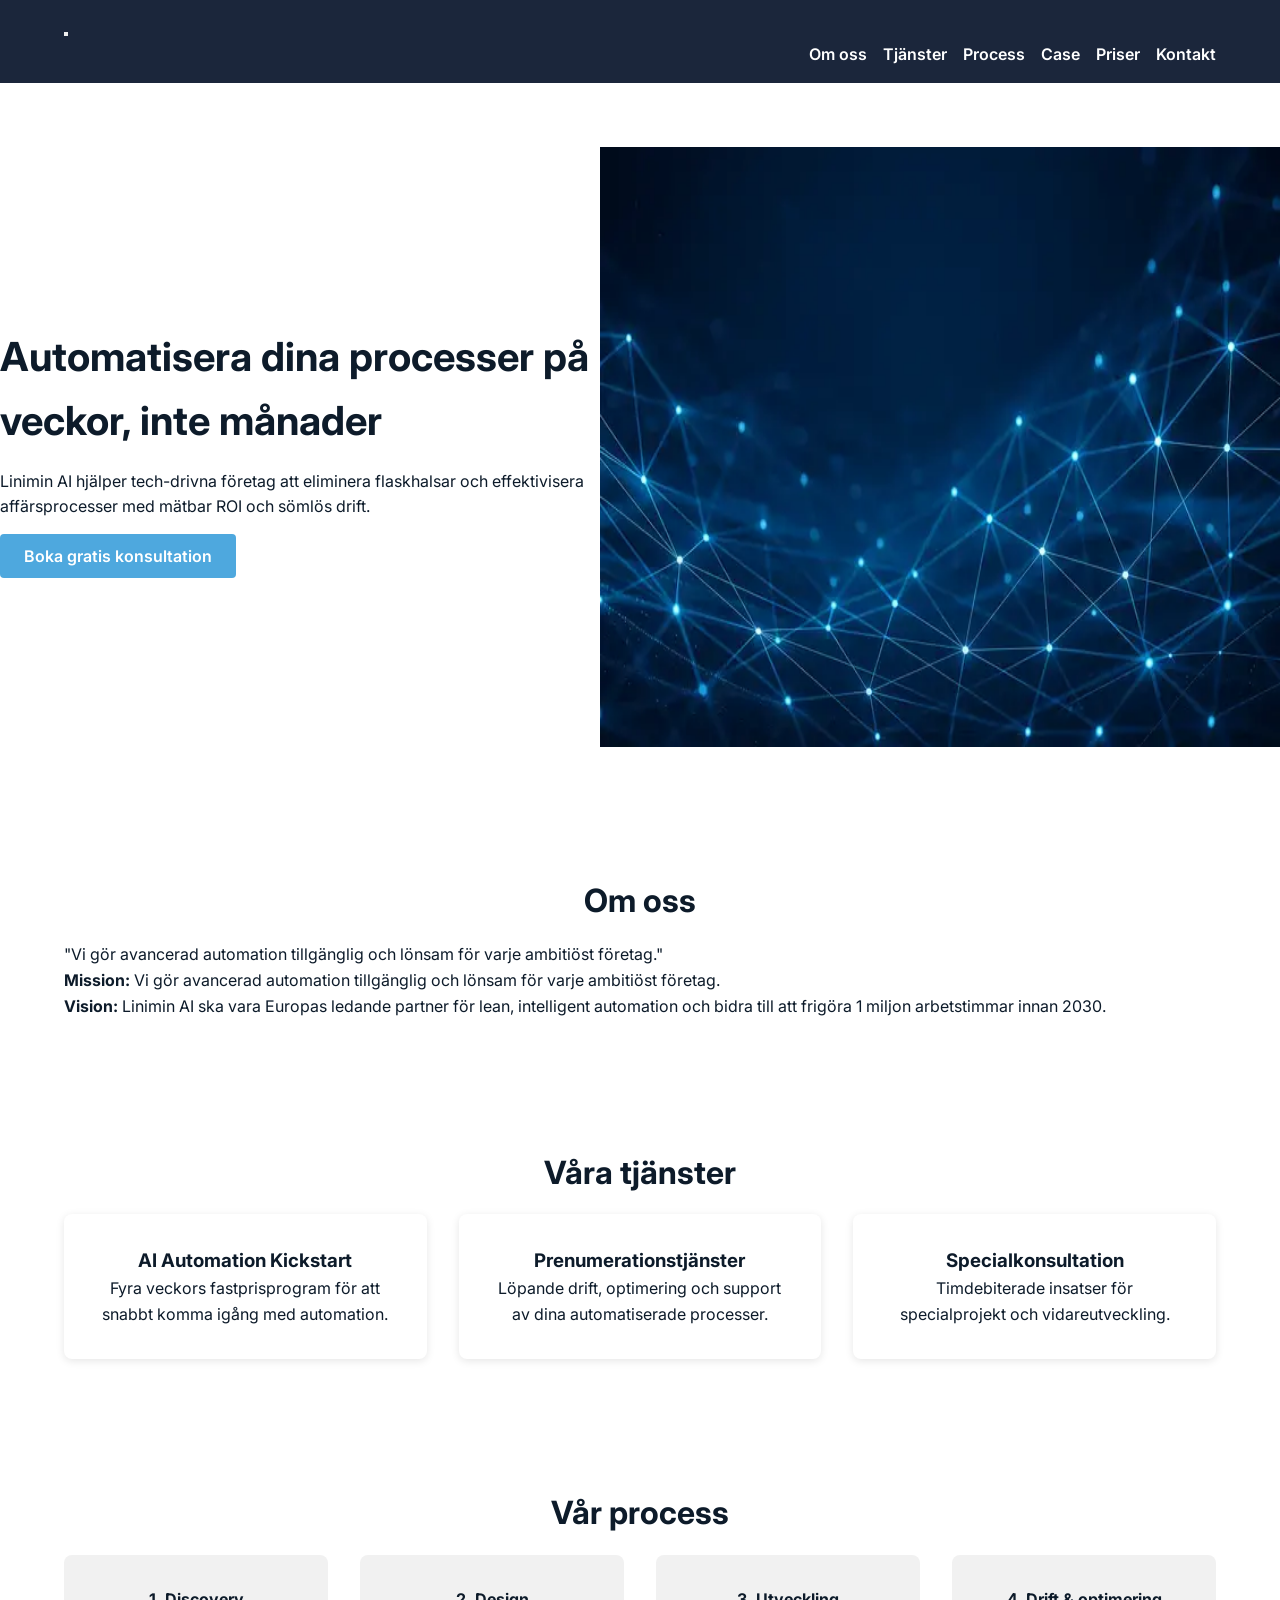
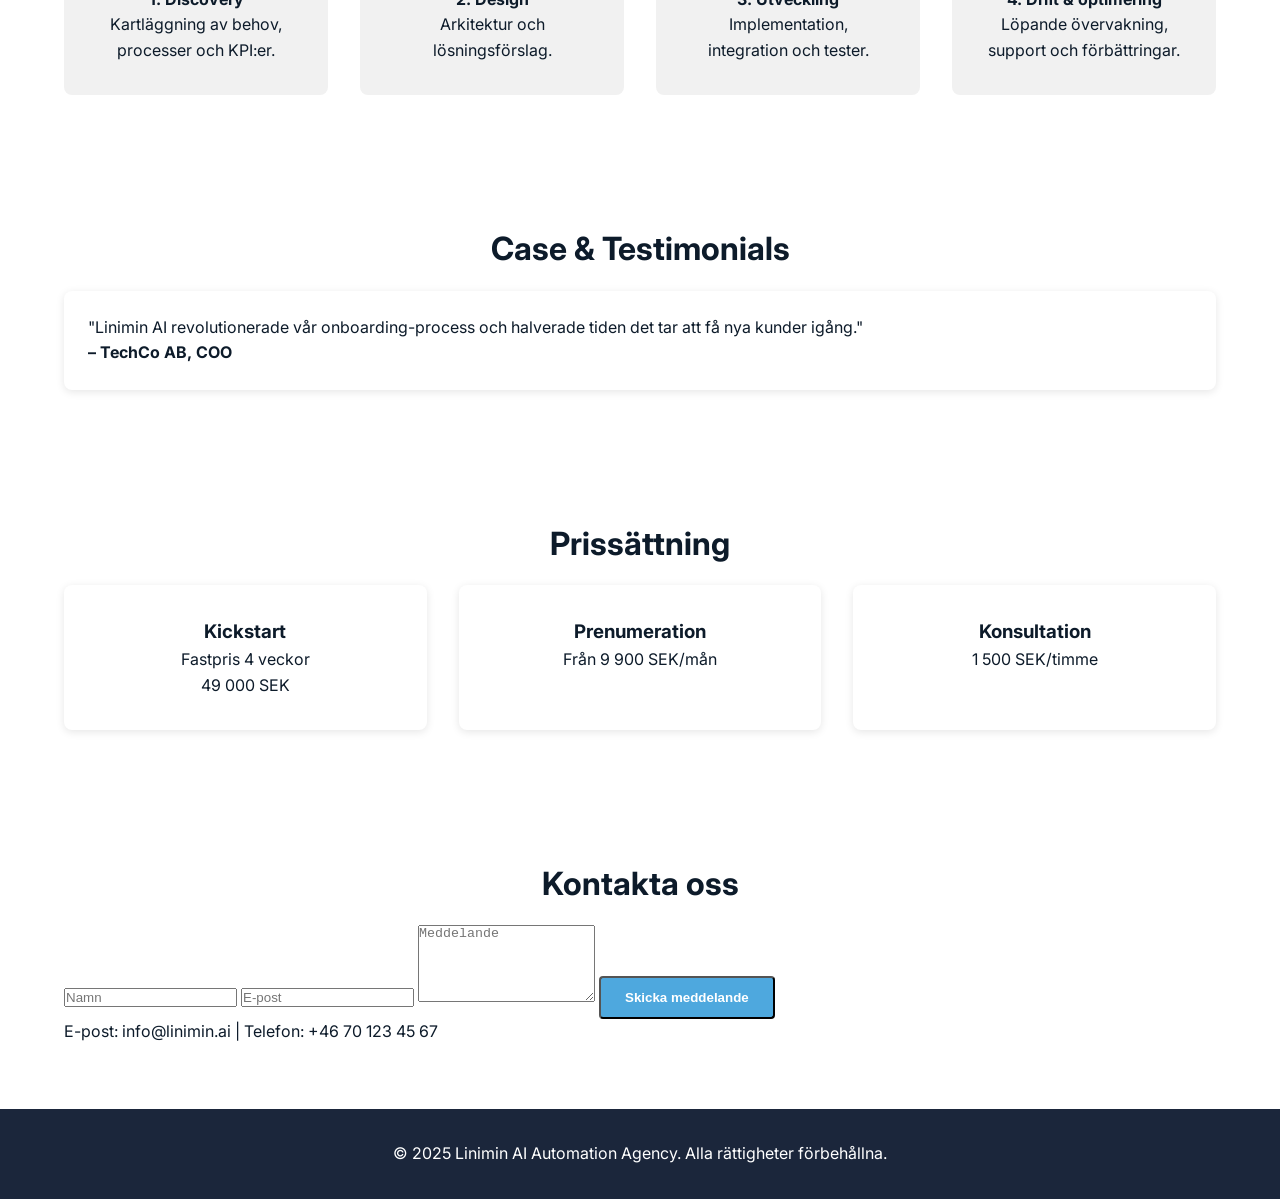
<file: index.html>
<!DOCTYPE html>
<html lang="sv">
<head>
  <meta charset="UTF-8">
  <meta name="viewport" content="width=device-width, initial-scale=1.0">
  <title>Linimin AI Automation Agency</title>
  <meta name="description" content="Linimin AI hjälper tech-drivna företag att eliminera flaskhalsar och automatisera affärsprocesser på veckor istället för månader – med fokus på mätbar ROI och sömlös drift.">
  <link href="https://fonts.googleapis.com/css2?family=Inter:wght@400;600;700&display=swap" rel="stylesheet">
  <link rel="stylesheet" href="style.css">
</head>
<body>
  <header>
    <div class="container">
      <button class="menu-toggle" aria-label="Öppna meny">
        <span class="bar"></span>
        <span class="bar"></span>
        <span class="bar"></span>
      </button>
      <nav>
        <ul>
          <li><a href="about.html">Om oss</a></li>
          <li><a href="services.html">Tjänster</a></li>
          <li><a href="process.html">Process</a></li>
          <li><a href="case.html">Case</a></li>
          <li><a href="pricing.html">Priser</a></li>
          <li><a href="contact.html">Kontakt</a></li>
        </ul>
      </nav>      
    </div>
  </header>

  <section class="hero">
    <div class="container hero-text">
      <h1>Automatisera dina processer på veckor, inte månader</h1>
      <p>Linimin AI hjälper tech-drivna företag att eliminera flaskhalsar och effektivisera affärsprocesser med mätbar ROI och sömlös drift.</p>
      <a href="#kontakt" class="btn">Boka gratis konsultation</a>
    </div>
    <div class="hero-image">
      <picture>
        <!-- Förweb Bildformat -->
        <source
          srcset="hero-1200.webp 1200w, hero-600.webp 600w"
          type="image/webp"
        />
        <!-- Fallback för äldre webbläsare eller PNG -->
        <img
          src="hero.png"
          alt="Abstrakt AI-nätverk"
          loading="lazy"
          width="1200"
          height="600"
        />
      </picture>
    </div>    
  </section>

  <section id="om">
    <div class="container">
      <h2>Om oss</h2>
      <p>"Vi gör avancerad automation tillgänglig och lönsam för varje ambitiöst företag."</p>
      <p><strong>Mission:</strong> Vi gör avancerad automation tillgänglig och lönsam för varje ambitiöst företag.<br>
      <strong>Vision:</strong> Linimin AI ska vara Europas ledande partner för lean, intelligent automation och bidra till att frigöra 1 miljon arbetstimmar innan 2030.</p>
    </div>
  </section>

  <section id="tjanster" class="services">
    <div class="container">
      <h2>Våra tjänster</h2>
      <div class="grid">
        <div class="service-item">
          <h3>AI Automation Kickstart</h3>
          <p>Fyra veckors fastprisprogram för att snabbt komma igång med automation.</p>
        </div>
        <div class="service-item">
          <h3>Prenumerationstjänster</h3>
          <p>Löpande drift, optimering och support av dina automatiserade processer.</p>
        </div>
        <div class="service-item">
          <h3>Specialkonsultation</h3>
          <p>Timdebiterade insatser för specialprojekt och vidareutveckling.</p>
        </div>
      </div>
    </div>
  </section>

  <section id="process" class="process">
    <div class="container">
      <h2>Vår process</h2>
      <div class="grid">
        <div class="process-item">
          <h4>1. Discovery</h4>
          <p>Kartläggning av behov, processer och KPI:er.</p>
        </div>
        <div class="process-item">
          <h4>2. Design</h4>
          <p>Arkitektur och lösningsförslag.</p>
        </div>
        <div class="process-item">
          <h4>3. Utveckling</h4>
          <p>Implementation, integration och tester.</p>
        </div>
        <div class="process-item">
          <h4>4. Drift & optimering</h4>
          <p>Löpande övervakning, support och förbättringar.</p>
        </div>
      </div>
    </div>
  </section>

  <section id="case" class="testimonials">
    <div class="container">
      <h2>Case & Testimonials</h2>
      <div class="grid">
        <div class="testimonial">
          <p>"Linimin AI revolutionerade vår onboarding-process och halverade tiden det tar att få nya kunder igång."</p>
          <p><strong>– TechCo AB, COO</strong></p>
        </div>
      </div>
    </div>
  </section>

  <section id="priser" class="pricing">
    <div class="container">
      <h2>Prissättning</h2>
      <div class="grid">
        <div class="plan">
          <h3>Kickstart</h3>
          <p>Fastpris 4 veckor</p>
          <p>49 000 SEK</p>
        </div>
        <div class="plan">
          <h3>Prenumeration</h3>
          <p>Från 9 900 SEK/mån</p>
        </div>
        <div class="plan">
          <h3>Konsultation</h3>
          <p>1 500 SEK/timme</p>
        </div>
      </div>
    </div>
  </section>

  <section id="kontakt">
    <div class="container">
      <h2>Kontakta oss</h2>
      <form id="contact-form">
        <input type="text" name="name" placeholder="Namn" required>
        <input type="email" name="email" placeholder="E-post" required>
        <textarea name="message" placeholder="Meddelande" rows="5" required></textarea>
        <button type="submit" class="btn">Skicka meddelande</button>
      </form>
      <p>E-post: info@linimin.ai | Telefon: +46 70 123 45 67</p>
    </div>
  </section>

  <footer>
    <div class="container">
      <p>&copy; 2025 Linimin AI Automation Agency. Alla rättigheter förbehållna.</p>
    </div>
  </footer>

  <script src="script.js"></script>
</body>
</html>
</file>
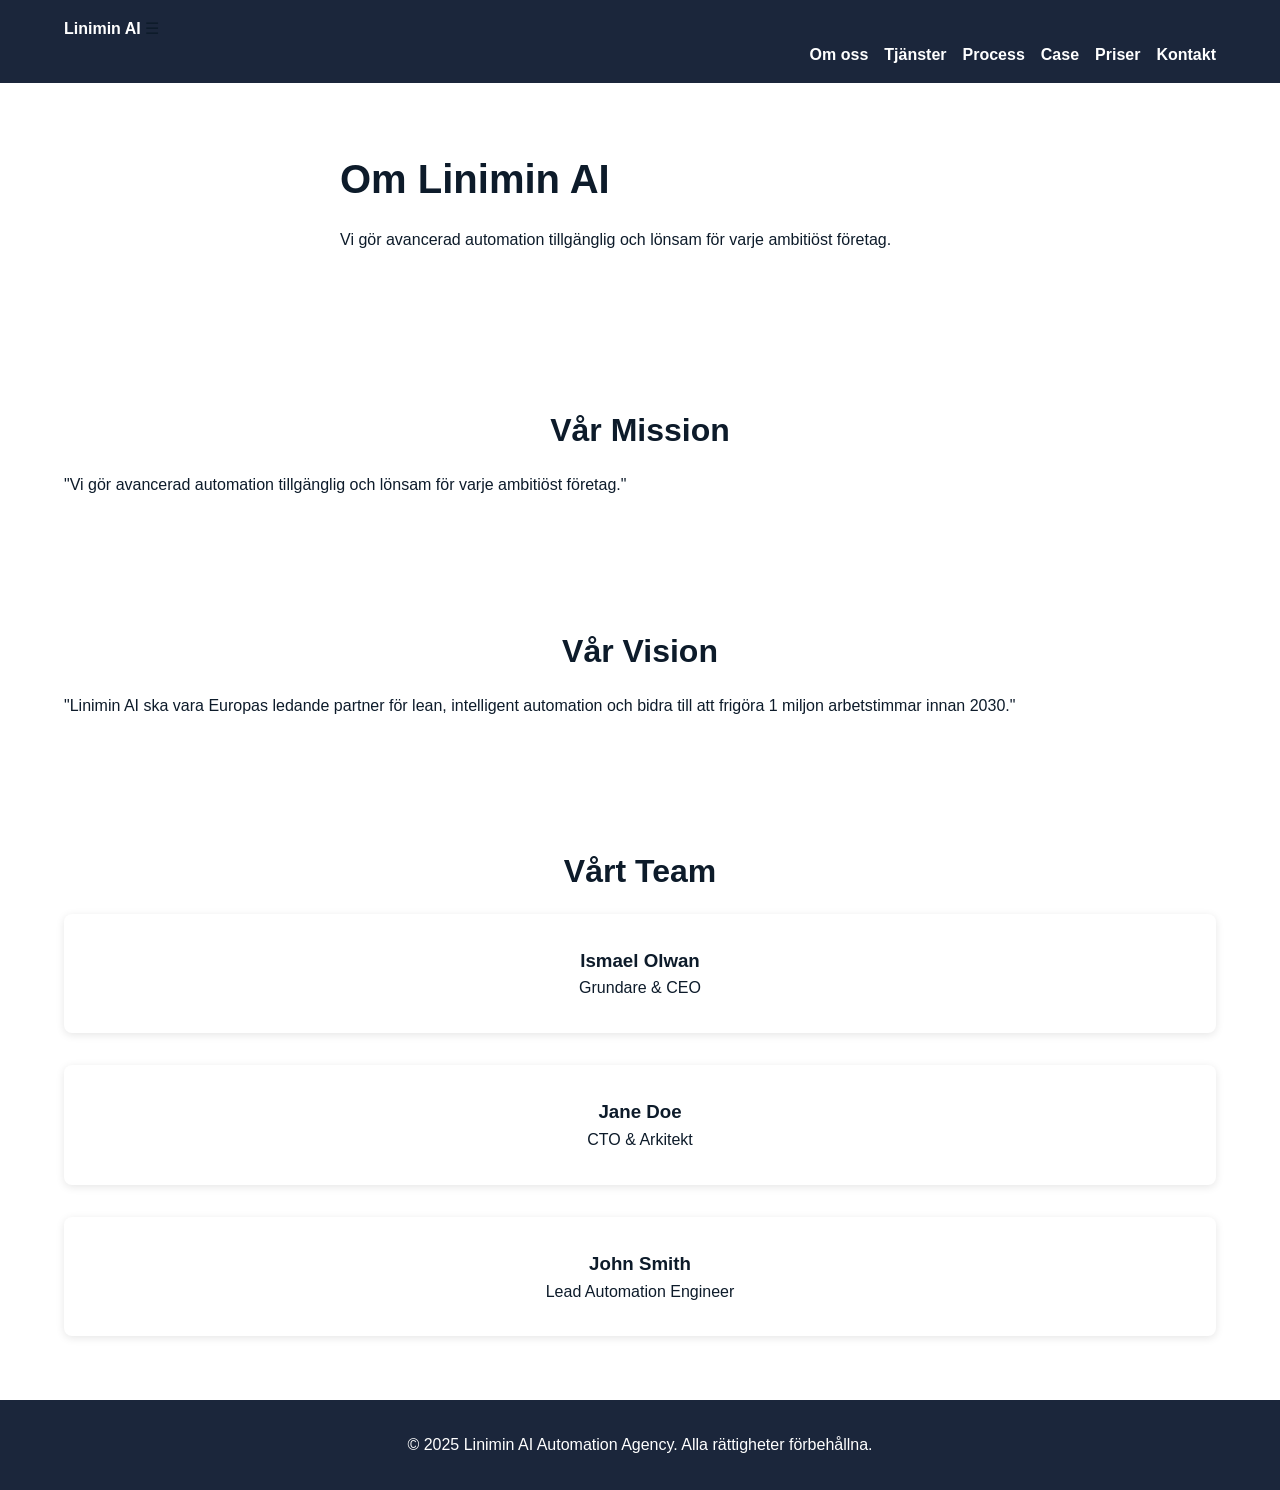
<file: about.html>
<!DOCTYPE html>
<html lang="sv">
<head>
  <meta charset="UTF-8">
  <meta name="viewport" content="width=device-width, initial-scale=1.0">
  <title>Om oss – Linimin AI Automation Agency</title>
  <meta name="description" content="Lär känna Linimin AI – Europas ledande partner för lean, intelligent automation. Vår mission, vision och team.">
  <link rel="stylesheet" href="style.css">
</head>
<body>
  <header>
    <div class="container">
      <nav>
        <a href="index.html" class="logo">Linimin AI</a>
        <span class="menu-toggle">☰</span>
        <ul id="nav-menu">
          <li><a href="about.html" class="active">Om oss</a></li>
          <li><a href="services.html">Tjänster</a></li>
          <li><a href="process.html">Process</a></li>
          <li><a href="case.html">Case</a></li>
          <li><a href="pricing.html">Priser</a></li>
          <li><a href="contact.html">Kontakt</a></li>
        </ul>
      </nav>
    </div>
  </header>

  <section class="hero">
    <div class="container hero-text">
      <h1>Om Linimin AI</h1>
      <p>Vi gör avancerad automation tillgänglig och lönsam för varje ambitiöst företag.</p>
    </div>
  </section>

  <section id="mission">
    <div class="container">
      <h2>Vår Mission</h2>
      <p>"Vi gör avancerad automation tillgänglig och lönsam för varje ambitiöst företag."</p>
    </div>
  </section>

  <section id="vision">
    <div class="container">
      <h2>Vår Vision</h2>
      <p>"Linimin AI ska vara Europas ledande partner för lean, intelligent automation och bidra till att frigöra 1 miljon arbetstimmar innan 2030."</p>
    </div>
  </section>

  <section id="team">
    <div class="container">
      <h2>Vårt Team</h2>
      <div class="grid">
        <div class="service-item">
          <h3>Ismael Olwan</h3>
          <p>Grundare & CEO</p>
        </div>
        <div class="service-item">
          <h3>Jane Doe</h3>
          <p>CTO & Arkitekt</p>
        </div>
        <div class="service-item">
          <h3>John Smith</h3>
          <p>Lead Automation Engineer</p>
        </div>
      </div>
    </div>
  </section>

  <footer>
    <div class="container">
      <p>&copy; 2025 Linimin AI Automation Agency. Alla rättigheter förbehållna.</p>
    </div>
  </footer>

  <script src="script.js"></script>
</body>
</html>
</file>
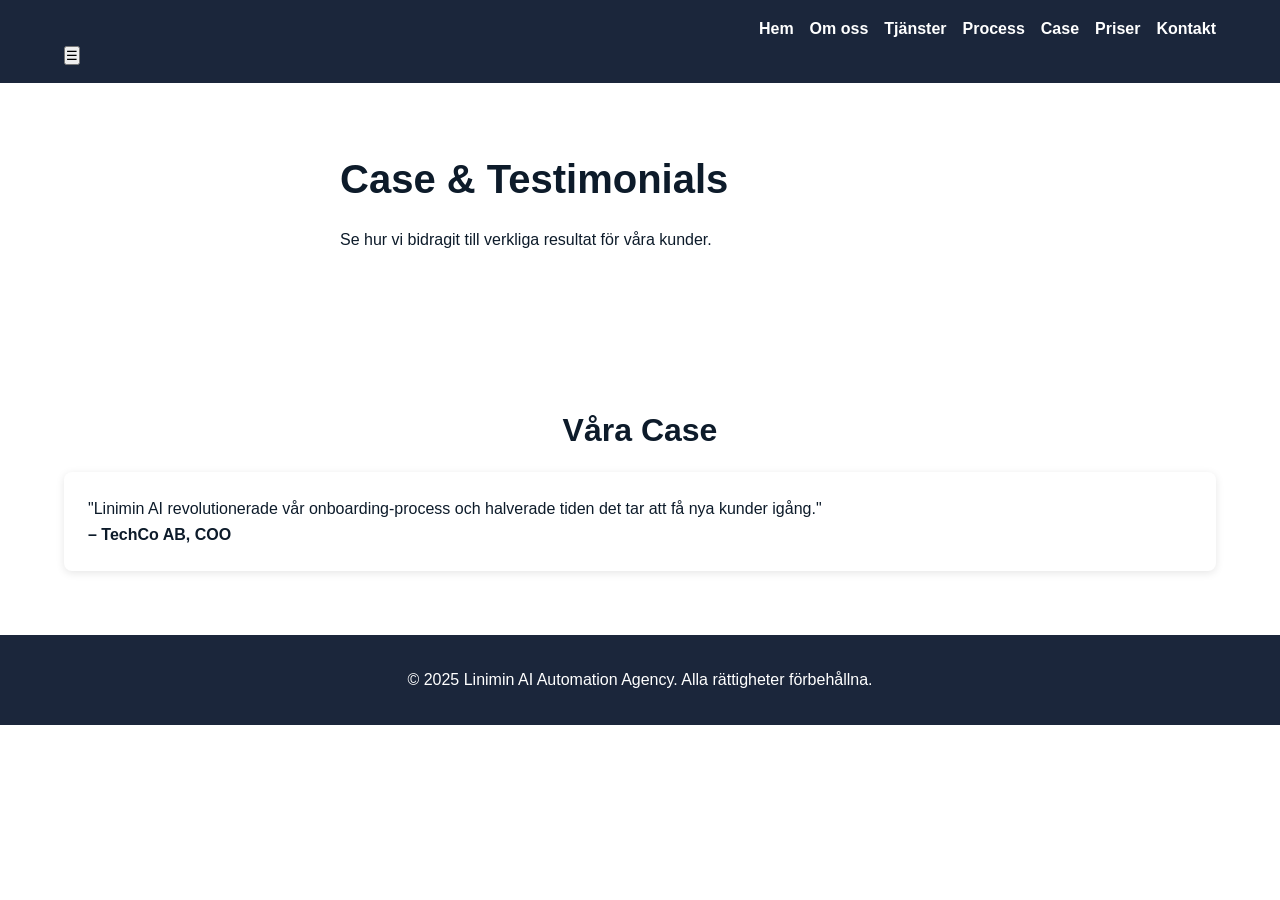
<file: case.html>
<!DOCTYPE html>
<html lang="sv">
<head>
  <meta charset="UTF-8">
  <meta name="viewport" content="width=device-width, initial-scale=1.0">
  <title>Case & Testimonials – Linimin AI Automation Agency</title>
  <meta name="description" content="Se hur Linimin AI har hjälpt kunder som TechCo AB med effektiva automatiseringslösningar.">
  <link rel="stylesheet" href="style.css">
</head>
<body>
  <header>
    <div class="container">
      <nav>
        <ul>
          <li><a href="index.html">Hem</a></li>
          <li><a href="about.html">Om oss</a></li>
          <li><a href="services.html">Tjänster</a></li>
          <li><a href="process.html">Process</a></li>
          <li><a href="case.html" class="active">Case</a></li>
          <li><a href="pricing.html">Priser</a></li>
          <li><a href="contact.html">Kontakt</a></li>
        </ul>
        <button class="menu-toggle" aria-label="Öppna meny">☰</button>
      </nav>
    </div>
  </header>

  <section class="hero">
    <div class="container hero-text">
      <h1>Case & Testimonials</h1>
      <p>Se hur vi bidragit till verkliga resultat för våra kunder.</p>
    </div>
  </section>

  <section id="case" class="testimonials">
    <div class="container">
      <h2>Våra Case</h2>
      <div class="grid">
        <div class="testimonial">
          <p>"Linimin AI revolutionerade vår onboarding-process och halverade tiden det tar att få nya kunder igång."</p>
          <p><strong>– TechCo AB, COO</strong></p>
        </div>
        <!-- Fler testimonials kan läggas till här -->
      </div>
    </div>
  </section>

  <footer>
    <div class="container">
      <p>&copy; 2025 Linimin AI Automation Agency. Alla rättigheter förbehållna.</p>
    </div>
  </footer>

  <script src="script.js"></script>
</body>
</html>
</file>
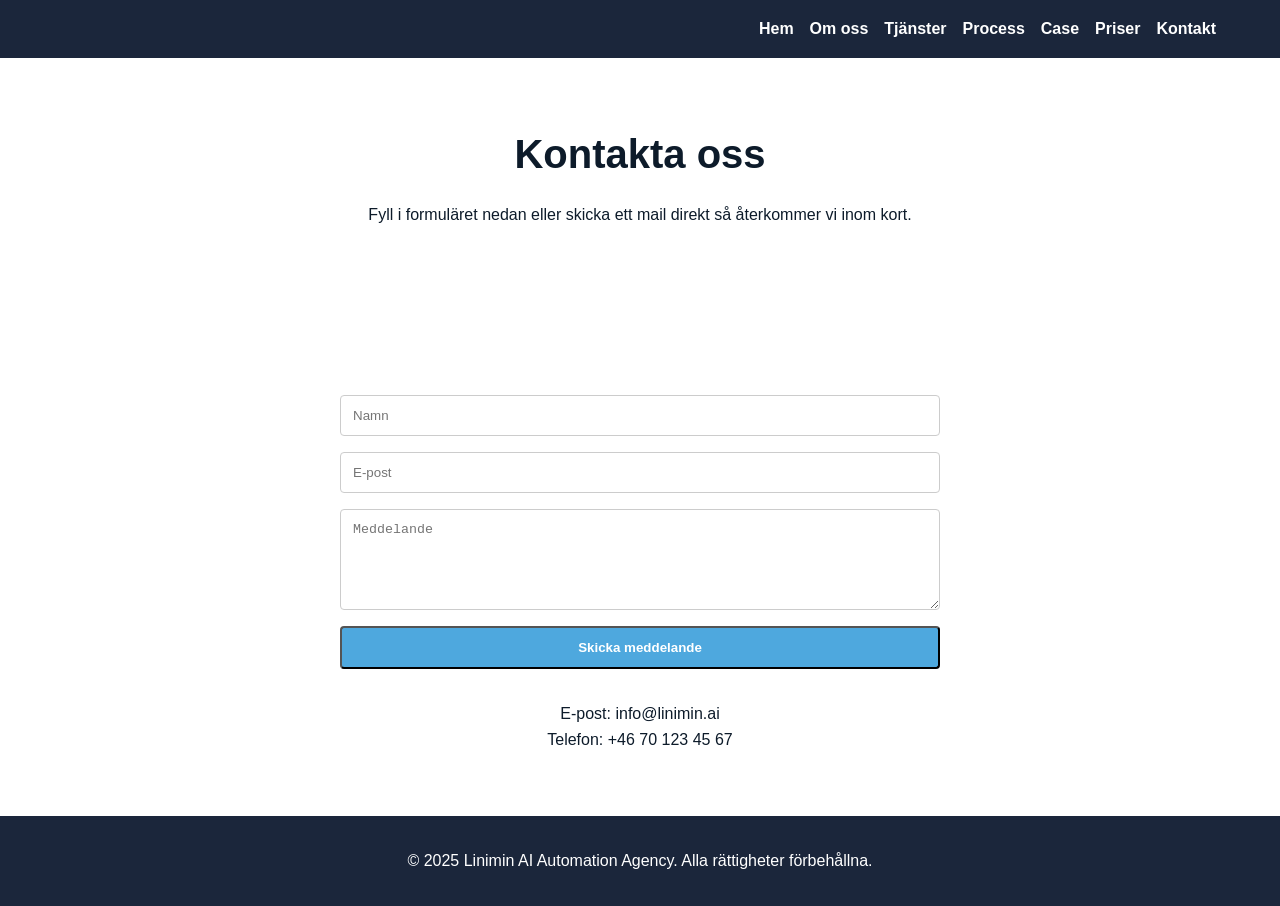
<file: contact.html>
<!DOCTYPE html>
<html lang="sv">
<head>
  <meta charset="UTF-8">
  <meta name="viewport" content="width=device-width, initial-scale=1.0">
  <title>Kontakt – Linimin AI Automation Agency</title>
  <meta name="description" content="Kontakta Linimin AI för en gratis konsultation om AI-automation.">
  <!-- Open Graph -->
  <meta property="og:title" content="Kontakt – Linimin AI Automation Agency">
  <meta property="og:description" content="Kontakta Linimin AI för en gratis konsultation om AI-automation.">
  <meta property="og:type" content="website">
  <!-- Google Analytics -->
  <script async src="https://www.googletagmanager.com/gtag/js?id=G-XXXXXXXXXX"></script>
  <script>
    window.dataLayer = window.dataLayer || [];
    function gtag(){dataLayer.push(arguments);}  
    gtag('js', new Date());
    gtag('config', 'G-XXXXXXXXXX');
  </script>
  <link rel="stylesheet" href="style.css">
</head>
<body>
  <header>
    <div class="container">
      <nav>
        <ul>
          <li><a href="index.html">Hem</a></li>
          <li><a href="about.html">Om oss</a></li>
          <li><a href="services.html">Tjänster</a></li>
          <li><a href="process.html">Process</a></li>
          <li><a href="case.html">Case</a></li>
          <li><a href="pricing.html">Priser</a></li>
          <li><a href="contact.html" class="active">Kontakt</a></li>
        </ul>
      </nav>
    </div>
  </header>

  <section class="hero">
    <div class="container hero-text" style="text-align:center;">
      <h1>Kontakta oss</h1>
      <p>Fyll i formuläret nedan eller skicka ett mail direkt så återkommer vi inom kort.</p>
    </div>
  </section>

  <section id="kontakt">
    <div class="container">
      <!-- OBS: Byt ut 'yourFormId' mot det ID du får från Formspree när du skapar ditt formulär -->
      <form id="contact-form" action="https://formspree.io/f/manoqbko" method="POST" style="max-width:600px; margin:1rem auto; display:flex; flex-direction:column; gap:1rem;">
        <input type="hidden" name="_subject" value="Ny kontaktförfrågan från webben">
        <input type="text" name="name" placeholder="Namn" required style="padding:0.75rem; border-radius:4px; border:1px solid #ccc;">
        <input type="email" name="email" placeholder="E-post" required style="padding:0.75rem; border-radius:4px; border:1px solid #ccc;">
        <textarea name="message" placeholder="Meddelande" rows="5" required style="padding:0.75rem; border-radius:4px; border:1px solid #ccc;"></textarea>
        <button type="submit" class="btn">Skicka meddelande</button>
      </form>
      <div id="success-message" style="display:none; text-align:center; margin-top:2rem;">
        <p>Tack! Ditt meddelande har skickats. Vi återkommer inom kort.</p>
      </div>
      <div id="contact-info" style="text-align:center; margin-top:2rem;">
        <p>E-post: <a href="mailto:info@linimin.ai">info@linimin.ai</a></p>
        <p>Telefon: <a href="tel:+46701234567">+46 70 123 45 67</a></p>
      </div>
    </div>
  </section>

  <footer>
    <div class="container">
      <p>&copy; 2025 Linimin AI Automation Agency. Alla rättigheter förbehållna.</p>
    </div>
  </footer>

  <script>
    document.getElementById('contact-form').addEventListener('submit', function(e) {
      e.preventDefault();
      const form = this;
      fetch(form.action, {
        method: 'POST',
        body: new FormData(form),
        headers: { 'Accept': 'application/json' }
      }).then(response => {
        if (response.ok) {
          form.style.display = 'none';
          document.getElementById('success-message').style.display = 'block';
        } else {
          alert('Ett fel uppstod. Försök igen senare.');
        }
      }).catch(() => alert('Ett fel uppstod. Försök igen senare.'));
    });
  </script>
</body>
</html>
</file>
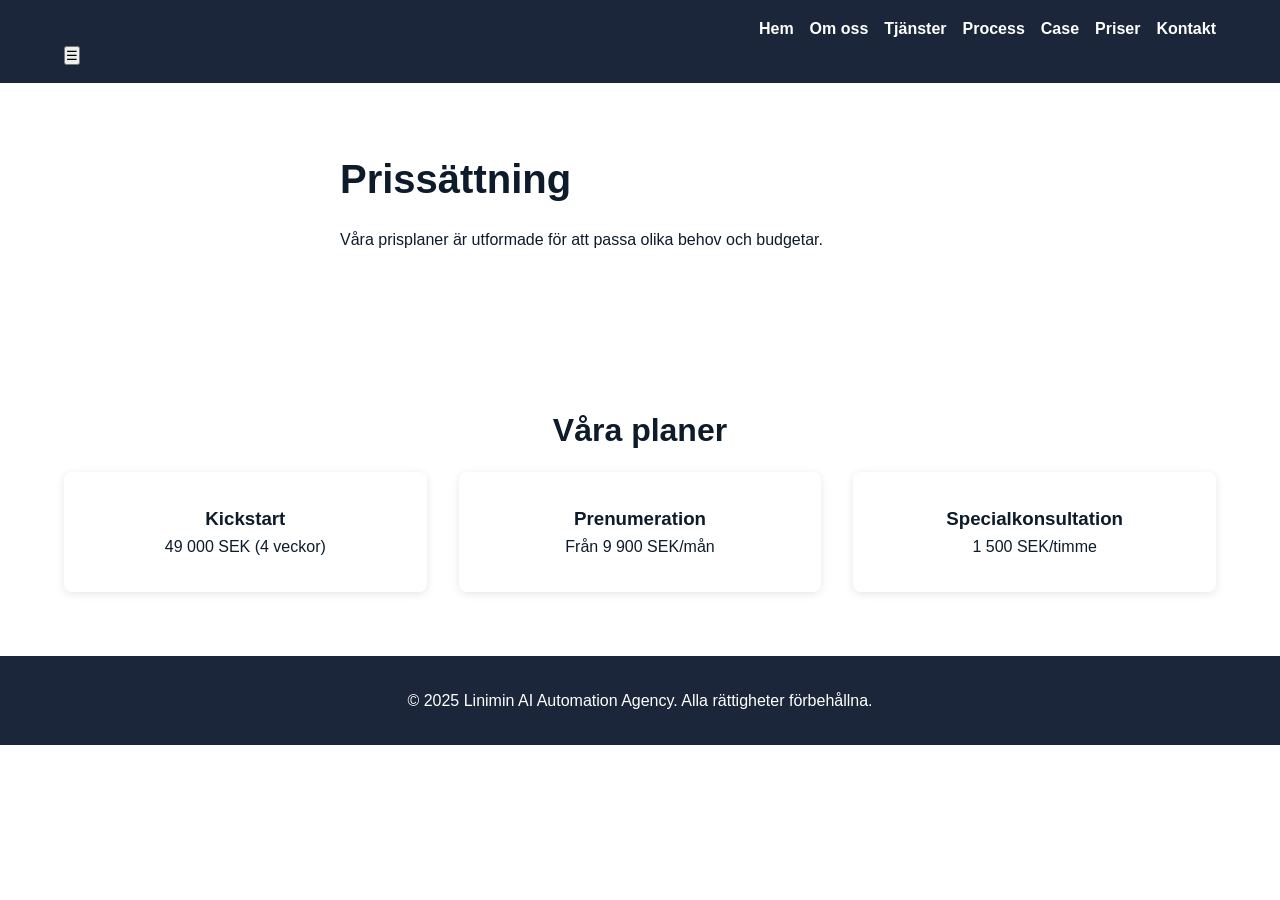
<file: pricing.html>
<!DOCTYPE html>
<html lang="sv">
<head>
  <meta charset="UTF-8">
  <meta name="viewport" content="width=device-width, initial-scale=1.0">
  <title>Prissättning – Linimin AI Automation Agency</title>
  <meta name="description" content="Priser för våra tjänster: Kickstart, Prenumeration och Specialkonsultation.">
  <link rel="stylesheet" href="style.css">
</head>
<body>
  <header>
    <div class="container">
      <nav>
        <ul>
          <li><a href="index.html">Hem</a></li>
          <li><a href="about.html">Om oss</a></li>
          <li><a href="services.html">Tjänster</a></li>
          <li><a href="process.html">Process</a></li>
          <li><a href="case.html">Case</a></li>
          <li><a href="pricing.html" class="active">Priser</a></li>
          <li><a href="contact.html">Kontakt</a></li>
        </ul>
        <button class="menu-toggle" aria-label="Öppna meny">☰</button>
      </nav>
    </div>
  </header>

  <section class="hero">
    <div class="container hero-text">
      <h1>Prissättning</h1>
      <p>Våra prisplaner är utformade för att passa olika behov och budgetar.</p>
    </div>
  </section>

  <section id="priser" class="pricing">
    <div class="container">
      <h2>Våra planer</h2>
      <div class="grid">
        <div class="plan">
          <h3>Kickstart</h3>
          <p>49 000 SEK (4 veckor)</p>
        </div>
        <div class="plan">
          <h3>Prenumeration</h3>
          <p>Från 9 900 SEK/mån</p>
        </div>
        <div class="plan">
          <h3>Specialkonsultation</h3>
          <p>1 500 SEK/timme</p>
        </div>
      </div>
    </div>
  </section>

  <footer>
    <div class="container">
      <p>&copy; 2025 Linimin AI Automation Agency. Alla rättigheter förbehållna.</p>
    </div>
  </footer>

  <script src="script.js"></script>
</body>
</html>
</file>
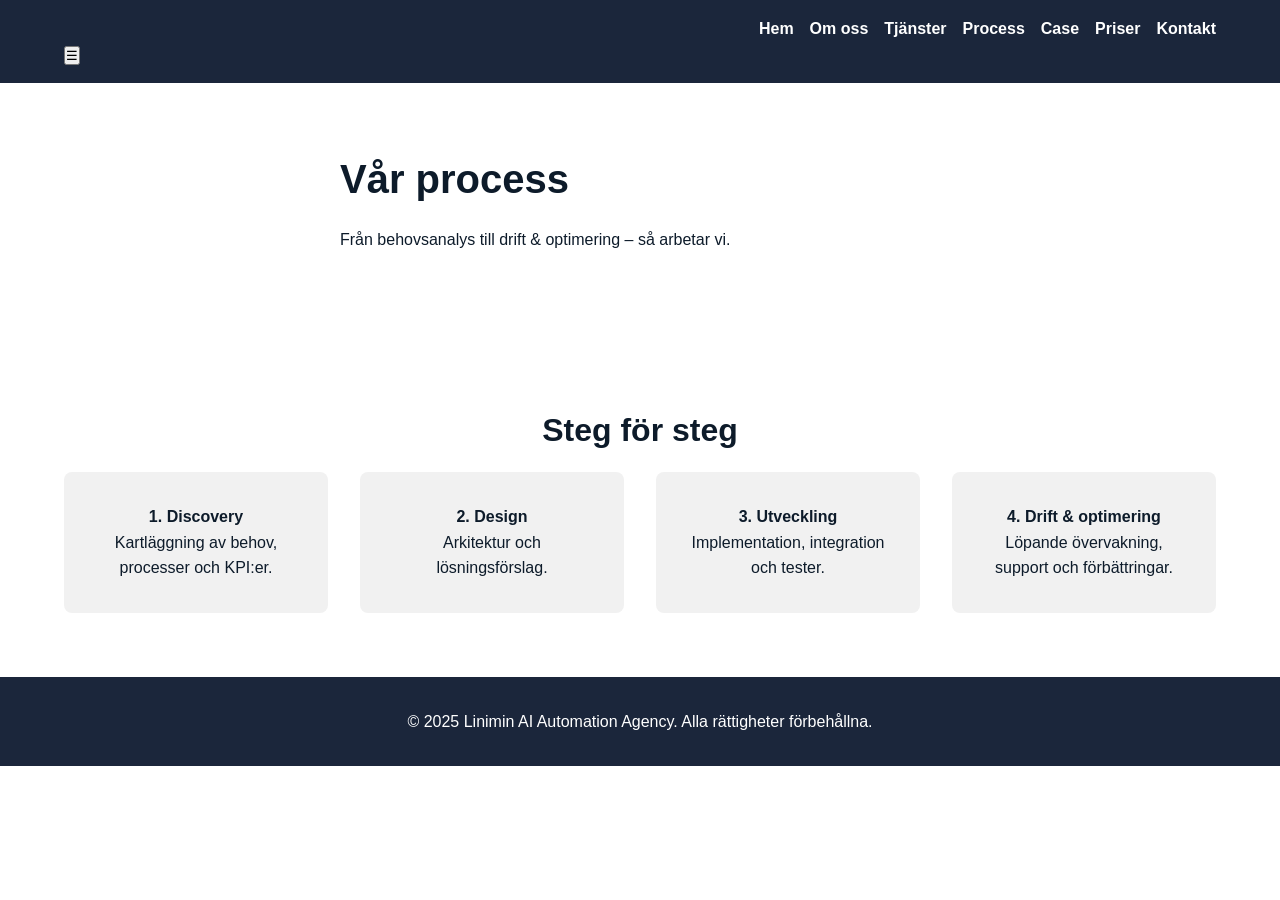
<file: process.html>
<!DOCTYPE html>
<html lang="sv">
<head>
  <meta charset="UTF-8">
  <meta name="viewport" content="width=device-width, initial-scale=1.0">
  <title>Vår process – Linimin AI Automation Agency</title>
  <meta name="description" content="Upptäck Linimin AI:s steg-för-steg-process: Discovery, Design, Utveckling och Drift & optimering.">
  <link rel="stylesheet" href="style.css">
</head>
<body>
  <header>
    <div class="container">
      <nav>
        <ul>
          <li><a href="index.html">Hem</a></li>
          <li><a href="about.html">Om oss</a></li>
          <li><a href="services.html">Tjänster</a></li>
          <li><a href="process.html" class="active">Process</a></li>
          <li><a href="case.html">Case</a></li>
          <li><a href="pricing.html">Priser</a></li>
          <li><a href="contact.html">Kontakt</a></li>
        </ul>
        <button class="menu-toggle" aria-label="Öppna meny">☰</button>
      </nav>
    </div>
  </header>

  <section class="hero">
    <div class="container hero-text">
      <h1>Vår process</h1>
      <p>Från behovsanalys till drift & optimering – så arbetar vi.</p>
    </div>
  </section>

  <section class="process">
    <div class="container">
      <h2>Steg för steg</h2>
      <div class="grid">
        <div class="process-item">
          <h4>1. Discovery</h4>
          <p>Kartläggning av behov, processer och KPI:er.</p>
        </div>
        <div class="process-item">
          <h4>2. Design</h4>
          <p>Arkitektur och lösningsförslag.</p>
        </div>
        <div class="process-item">
          <h4>3. Utveckling</h4>
          <p>Implementation, integration och tester.</p>
        </div>
        <div class="process-item">
          <h4>4. Drift & optimering</h4>
          <p>Löpande övervakning, support och förbättringar.</p>
        </div>
      </div>
    </div>
  </section>

  <footer>
    <div class="container">
      <p>&copy; 2025 Linimin AI Automation Agency. Alla rättigheter förbehållna.</p>
    </div>
  </footer>

  <script src="script.js"></script>
</body>
</html>
</file>
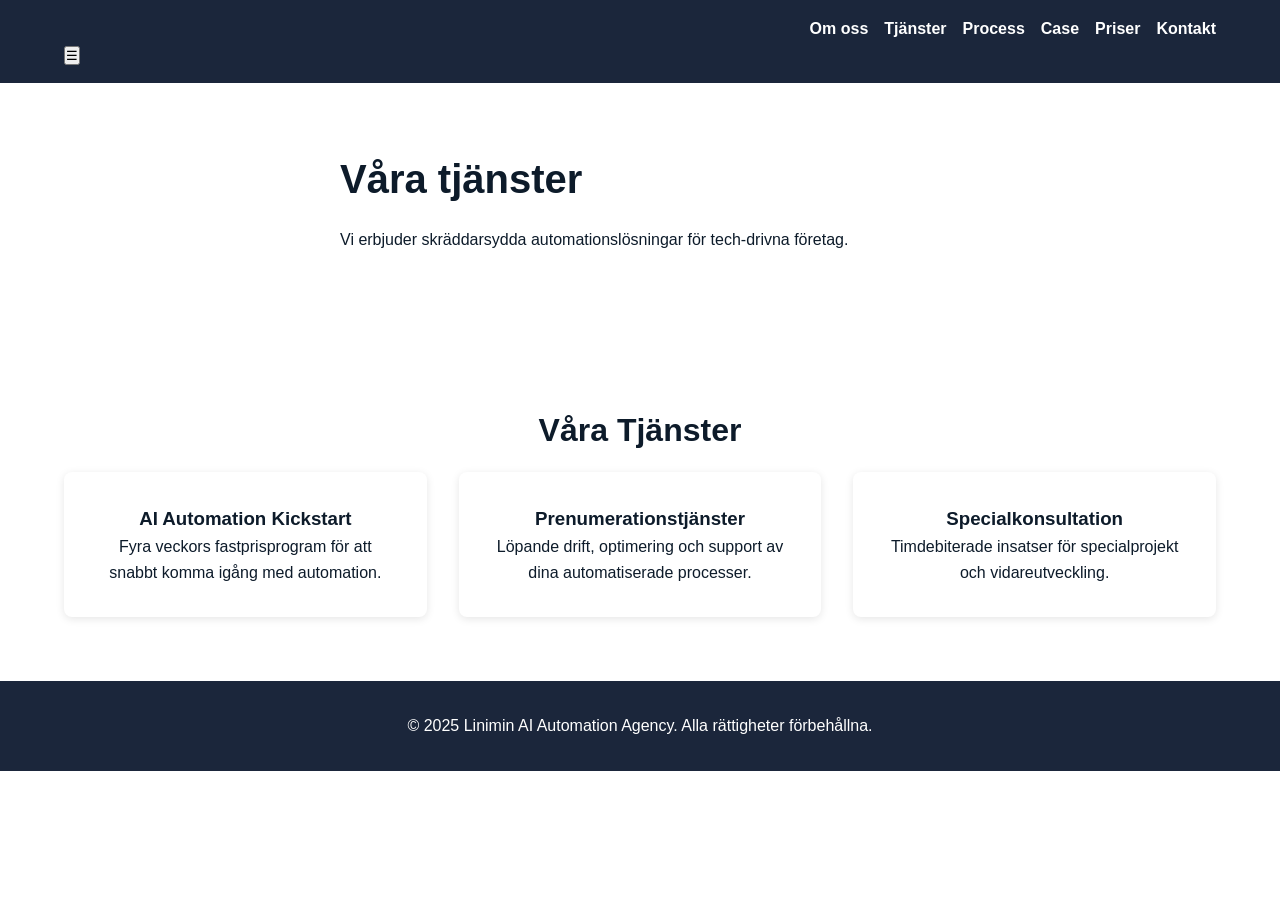
<file: services.html>
<!DOCTYPE html>
<html lang="sv">
<head>
  <meta charset="UTF-8">
  <meta name="viewport" content="width=device-width, initial-scale=1.0">
  <title>Våra tjänster – Linimin AI Automation Agency</title>
  <meta name="description" content="Upptäck Linimin AI:s tjänster: Startpaket, Prenumerationstjänster och Specialkonsultation för effektiv automation.">
  <link rel="stylesheet" href="style.css">
</head>
<body>
  <header>
    <div class="container">
        <nav>
            <ul>
              <li><a href="about.html">Om oss</a></li>
              <li><a href="services.html">Tjänster</a></li>
              <li><a href="process.html">Process</a></li>
              <li><a href="case.html">Case</a></li>
              <li><a href="pricing.html">Priser</a></li>
              <li><a href="contact.html">Kontakt</a></li>
            </ul>
          </nav>          
        <button class="menu-toggle" aria-label="Öppna meny">☰</button>
      </nav>
    </div>
  </header>

  <section class="hero">
    <div class="container hero-text">
      <h1>Våra tjänster</h1>
      <p>Vi erbjuder skräddarsydda automationslösningar för tech-drivna företag.</p>
    </div>
  </section>

  <section id="tjanster" class="services">
    <div class="container">
      <h2>Våra Tjänster</h2>
      <div class="grid">
        <div class="service-item">
          <h3>AI Automation Kickstart</h3>
          <p>Fyra veckors fastprisprogram för att snabbt komma igång med automation.</p>
        </div>
        <div class="service-item">
          <h3>Prenumerationstjänster</h3>
          <p>Löpande drift, optimering och support av dina automatiserade processer.</p>
        </div>
        <div class="service-item">
          <h3>Specialkonsultation</h3>
          <p>Timdebiterade insatser för specialprojekt och vidareutveckling.</p>
        </div>
      </div>
    </div>
  </section>

  <footer>
    <div class="container">
      <p>&copy; 2025 Linimin AI Automation Agency. Alla rättigheter förbehållna.</p>
    </div>
  </footer>

  <script src="script.js"></script>
</body>
</html>
</file>
<file: style.css>
:root {
    --color-primary: #0d1b2a;
    --color-secondary: #1b263b;
    --color-accent: #4ea8de;
    --color-light: #f1f1f1;
    --font-family: 'Inter', sans-serif;
  }
  
  * { margin: 0; padding: 0; box-sizing: border-box; }
  body { font-family: var(--font-family); color: var(--color-primary); line-height: 1.6; }
  a { text-decoration: none; color: inherit; }
  img { max-width: 100%; display: block; }
  .container { width: 90%; max-width: 1200px; margin: 0 auto; }
  
  /* Header & nav */
  header { background: var(--color-secondary); padding: 1rem 0; }
  nav ul { display: flex; justify-content: flex-end; list-style: none; gap: 1rem; }
  nav a { color: #fff; font-weight: 600; }
  
  /* Hero */
  .hero { display: flex; align-items: center; justify-content: space-between; padding: 4rem 0; }
  .hero-text { max-width: 600px; }
  .hero h1 { font-size: 2.5rem; margin-bottom: 1rem; }
  .hero p { margin-bottom: 1.5rem; }
  .btn { background: var(--color-accent); color: #fff; padding: .75rem 1.5rem; border-radius: 4px; font-weight: 600; }
  
  /* Generella sektioner */
  section { padding: 4rem 0; }
  h2 { font-size: 2rem; margin-bottom: 1rem; text-align: center; }
  .grid { display: grid; gap: 2rem; }
  
  /* Services */
  .services .grid { grid-template-columns: repeat(auto-fit, minmax(250px, 1fr)); }
  .service-item { background: #fff; border-radius: 8px; box-shadow: 0 2px 8px rgba(0,0,0,0.1); padding: 2rem; text-align: center; }
  
  /* Process */
  .process .grid { grid-template-columns: repeat(auto-fit, minmax(200px, 1fr)); text-align: center; }
  .process-item { background: var(--color-light); padding: 2rem; border-radius: 8px; }
  
  /* Testimonials */
  .testimonials .grid { grid-template-columns: 1fr; }
  .testimonial { background: #fff; padding: 1.5rem; border-radius: 8px; box-shadow: 0 2px 8px rgba(0,0,0,0.1); }
  
  /* Pricing */
  .pricing .grid { grid-template-columns: repeat(auto-fit, minmax(250px, 1fr)); }
  .plan { background: #fff; padding: 2rem; border-radius: 8px; text-align: center; box-shadow: 0 2px 8px rgba(0,0,0,0.1); }
  
  /* Footer */
  footer { background: var(--color-secondary); color: #fff; text-align: center; padding: 2rem 0; }
  
  /* Mobilanpassning */
  @media (max-width: 768px) {
    .hero { flex-direction: column; text-align: center; }
    nav ul { justify-content: center; }
  }
</file>
